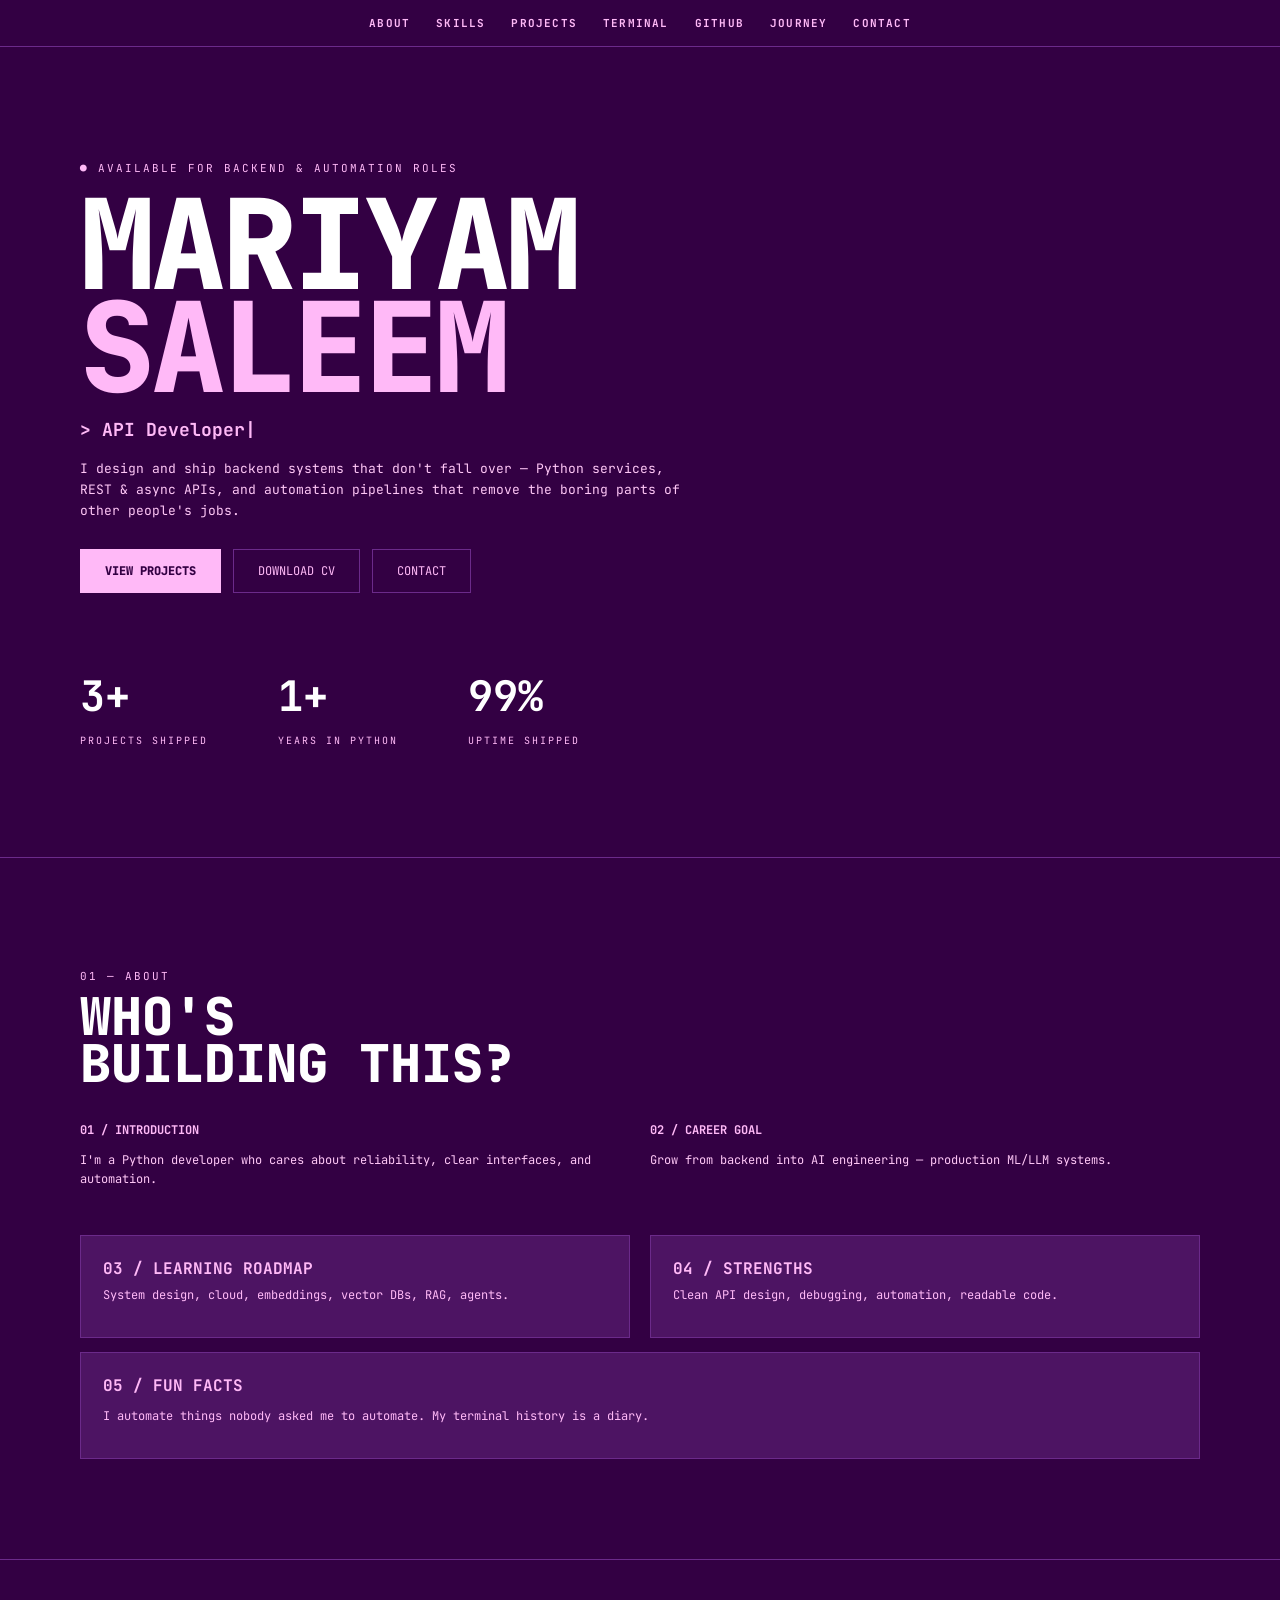
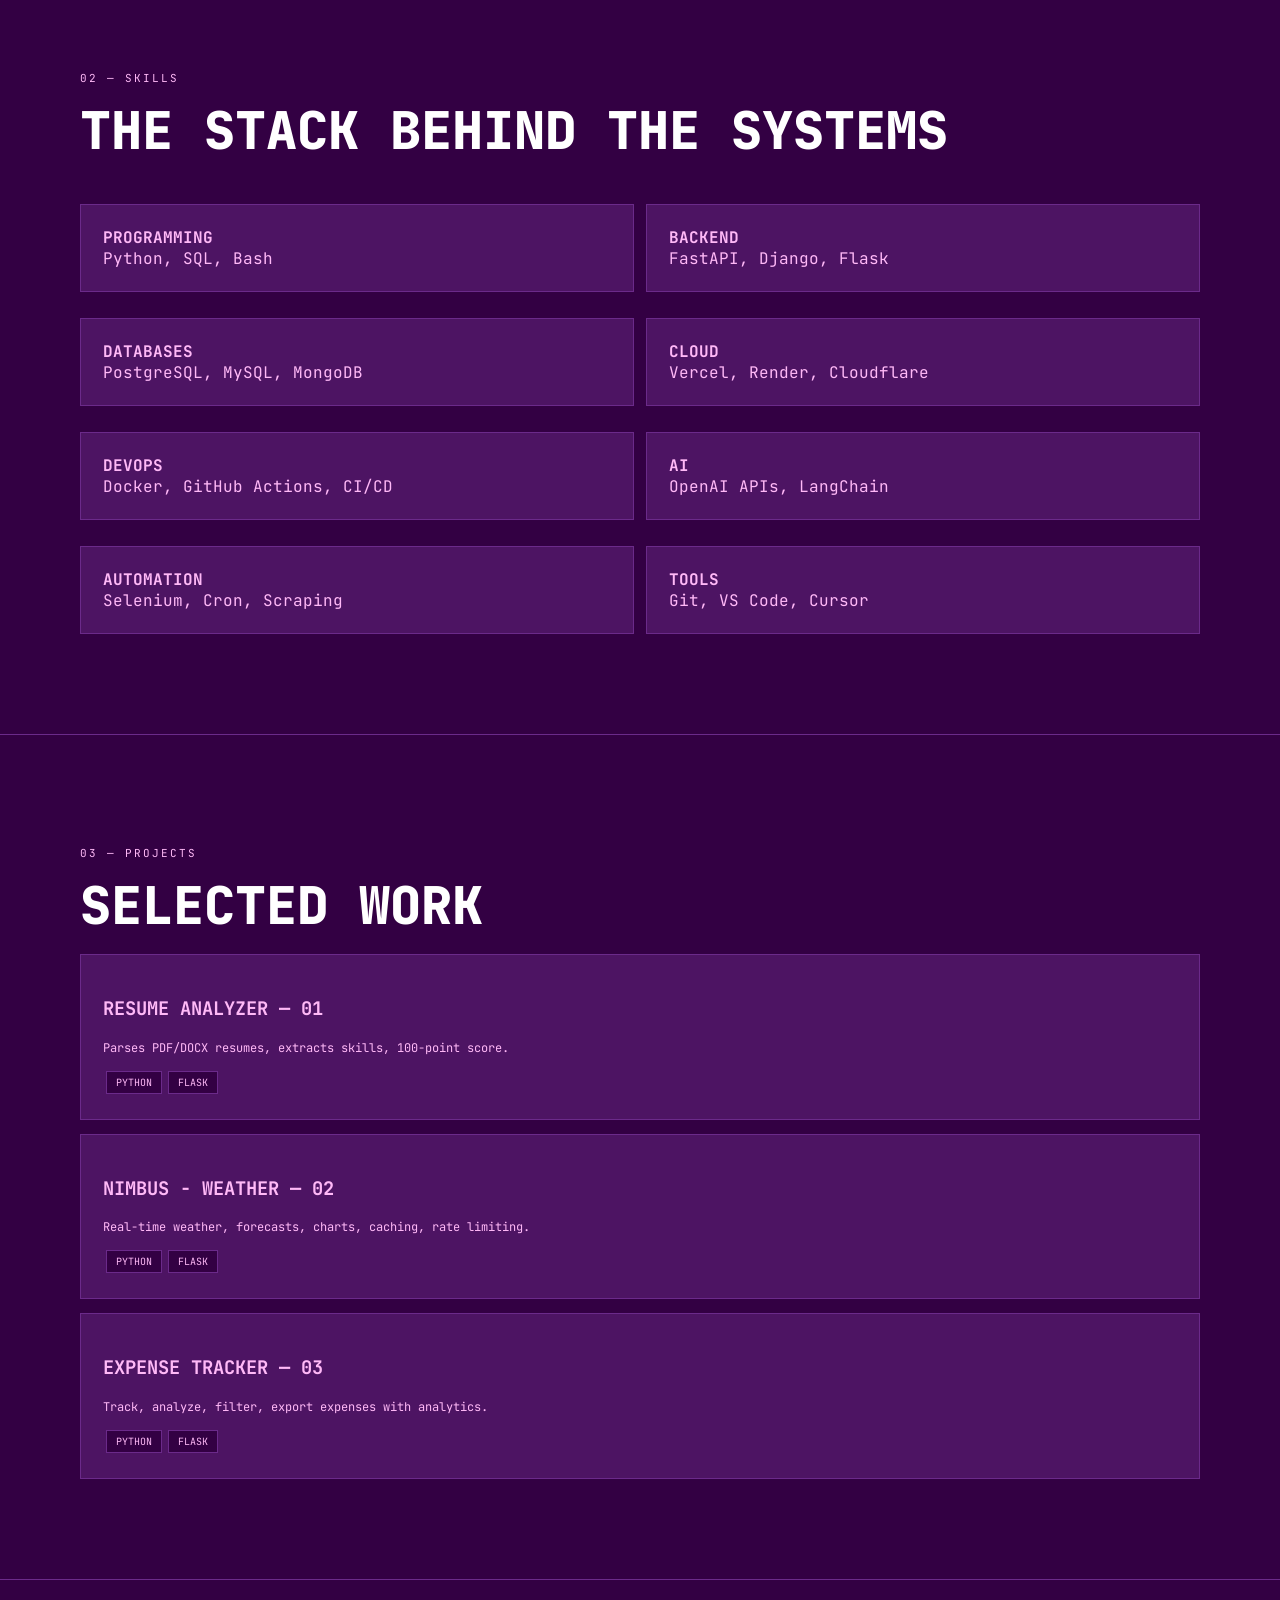
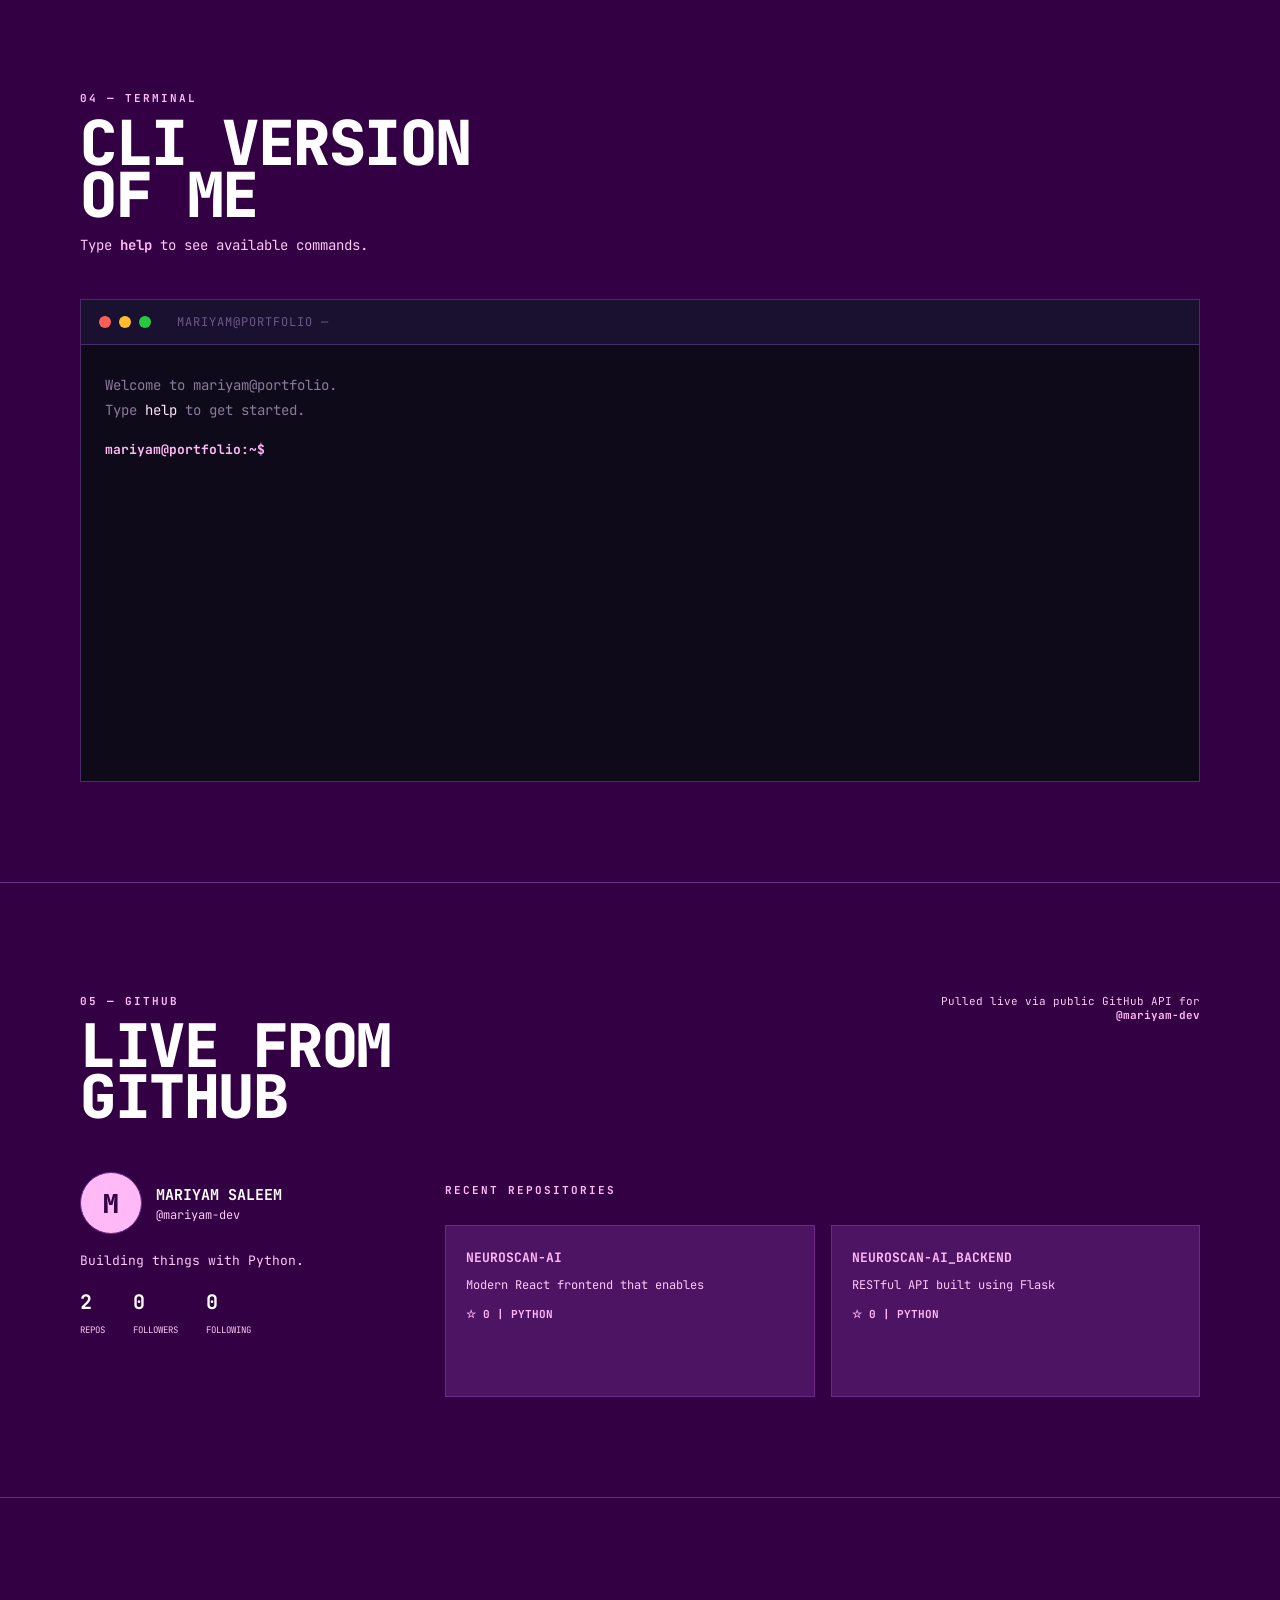
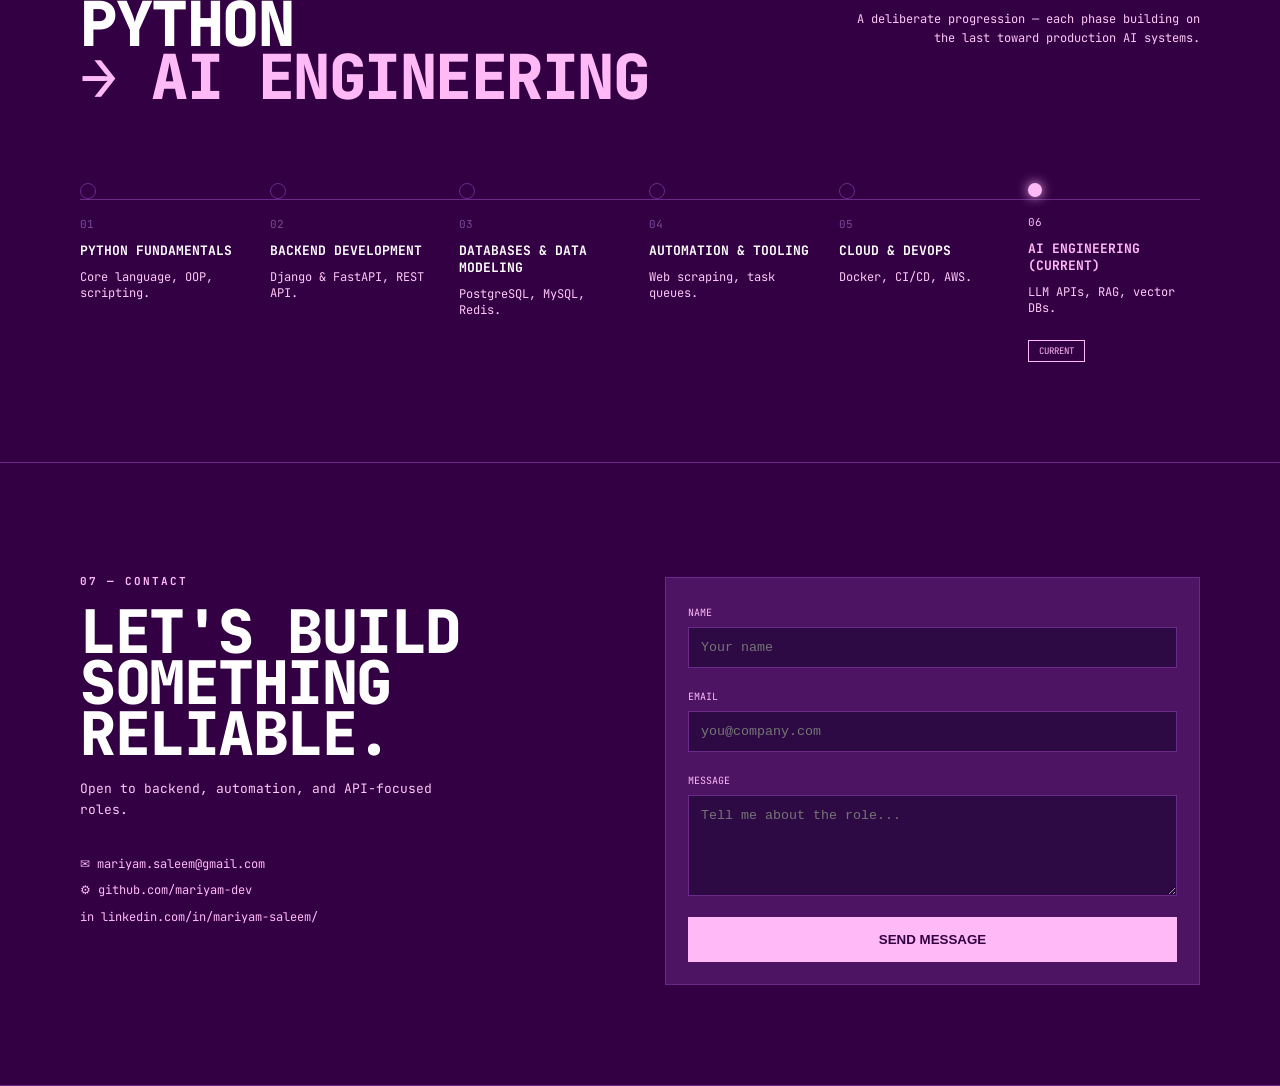
<file: templates/index.html>
<!DOCTYPE html>
<html>
<head>
<title>MARIYAM SALEEM — Portfolio</title>
<title>MARIYAM SALEEM - Portfolio</title>
<meta property="og:title" content="MARIYAM SALEEM - Portfolio" />
<meta property="og:description" content="My personal portfolio website made with Flask - Python Developer" />
<meta property="og:url" content="https://portfolio-mariyam-seven.vercel.app" />
<meta property="og:type" content="website" />
<meta name="viewport" content="width=device-width, initial-scale=1.0">
<meta name="viewport" content="width=device-width, initial-scale=1.0">
<link href="https://fonts.googleapis.com/css2?family=JetBrains+Mono:wght@400;700&display=swap" rel="stylesheet">
<style>
html{scroll-behavior:smooth}
body{margin:0;background:#330043;color:#FFB9F7;font-family:'JetBrains Mono', Consolas, monospace;}
section{padding:100px 0;border-bottom:1px solid #6B2A8A;background:#330043}
.container{max-width:1120px;margin:0 auto;padding:0 28px}
.card{background:#4D1463;border:1px solid #6B2A8A;padding:22px;margin-top:14px}
.tag{border:1px solid #6B2A8A;background:#330043;color:#FFB9F7;padding:4px 9px;font-size:10px;margin:3px;display:inline-block}
.btn{background:#FFB9F7;color:#330043;padding:13px 24px;text-decoration:none;font-weight:900;font-size:12px;display:inline-block;border:1px solid #FFB9F7}
.btn-outline{border:1px solid #6B2A8A;color:#FFB9F7;padding:13px 24px;text-decoration:none;font-size:12px;display:inline-block}
input,textarea{width:100%;background:#2E0A45;border:1px solid #6B2A8A;color:#FFB9F7;padding:12px;margin:6px 0 16px 0;box-sizing:border-box;font-family:Consolas, monospace}
.navbar a:hover{color:#fff !important}
@keyframes blink{0%,50%{opacity:1}51%,100%{opacity:0}}
</style>
</head>
<body>

<!-- NAVBAR - CENTERED -->
<div class="navbar" style="position:fixed;top:0;width:100%;background:#330043;z-index:1000;padding:16px 0;display:flex;justify-content:center;gap:26px;border-bottom:1px solid #6B2A8A;">
<a href="#about" style="color:#FFB9F7;text-decoration:none;font-size:11px;font-weight:700;letter-spacing:1.2px;">ABOUT</a>
<a href="#stack" style="color:#FFB9F7;text-decoration:none;font-size:11px;font-weight:700;letter-spacing:1.2px;">SKILLS</a>
<a href="#projects" style="color:#FFB9F7;text-decoration:none;font-size:11px;font-weight:700;letter-spacing:1.2px;">PROJECTS</a>
<a href="#terminal-sec" style="color:#FFB9F7;text-decoration:none;font-size:11px;font-weight:700;letter-spacing:1.2px;">TERMINAL</a>
<a href="#github" style="color:#FFB9F7;text-decoration:none;font-size:11px;font-weight:700;letter-spacing:1.2px;">GITHUB</a>
<a href="#journey" style="color:#FFB9F7;text-decoration:none;font-size:11px;font-weight:700;letter-spacing:1.2px;">JOURNEY</a>
<a href="#contact" style="color:#FFB9F7;text-decoration:none;font-size:11px;font-weight:700;letter-spacing:1.2px;">CONTACT</a>
</div>

<!-- HERO - MARIYAM BARA + 1+ -->
<section style="padding-top:150px;"><div class="container">
<p style="font-size:11px;letter-spacing:2px;color:#FFB9F7;">● AVAILABLE FOR BACKEND & AUTOMATION ROLES</p>
<h1 style="font-size:125px;font-weight:900;line-height:0.82;color:#fff;letter-spacing:-4px;margin:18px 0;text-transform:uppercase;">MARIYAM<br><span style="color:#FFB9F7;">SALEEM</span></h1>
<p style="font-size:18px;font-weight:700;color:#FFB9F7;margin-top:20px;">> <span id="typing-text"></span><span style="animation:blink 1s infinite;">|</span></p>
<p style="font-size:13px;color:#FFC7F7;max-width:620px;line-height:1.6;margin-top:14px;">I design and ship backend systems that don't fall over — Python services, REST & async APIs, and automation pipelines that remove the boring parts of other people's jobs.</p>
<div style="margin-top:28px;display:flex;gap:12px;flex-wrap:wrap;"><a href="#projects" class="btn">VIEW PROJECTS</a><a class="btn-outline">DOWNLOAD CV</a><a href="#contact" class="btn-outline">CONTACT</a></div>
<div style="display:flex;gap:70px;margin-top:75px;">
<div><h2 style="font-size:42px;margin:0;color:#fff;">3+</h2><p style="font-size:10px;letter-spacing:2px;">PROJECTS SHIPPED</p></div>
<div><h2 style="font-size:42px;margin:0;color:#fff;">1+</h2><p style="font-size:10px;letter-spacing:2px;">YEARS IN PYTHON</p></div>
<div><h2 style="font-size:42px;margin:0;color:#fff;">99%</h2><p style="font-size:10px;letter-spacing:2px;">UPTIME SHIPPED</p></div>
</div>
</div></section>

<!-- ABOUT -->
<section id="about"><div class="container"><p style="font-size:11px;color:#FFB9F7;letter-spacing:2px;">01 — ABOUT</p><h2 style="font-size:52px;font-weight:900;color:#fff;line-height:0.9;margin:10px 0;">WHO'S<br>BUILDING THIS?</h2>
<div style="display:grid;grid-template-columns:1fr 1fr;gap:20px;margin-top:30px;">
<div><b style="font-size:12px;color:#FFB9F7;">01 / INTRODUCTION</b><p style="font-size:12px;color:#FFC7F7;line-height:1.6;">I'm a Python developer who cares about reliability, clear interfaces, and automation.</p></div>
<div><b style="font-size:12px;color:#FFB9F7;">02 / CAREER GOAL</b><p style="font-size:12px;color:#FFC7F7;line-height:1.6;">Grow from backend into AI engineering — production ML/LLM systems.</p></div>
<div class="card"><b>03 / LEARNING ROADMAP</b><p style="font-size:12px;margin-top:8px;">System design, cloud, embeddings, vector DBs, RAG, agents.</p></div>
<div class="card"><b>04 / STRENGTHS</b><p style="font-size:12px;margin-top:8px;">Clean API design, debugging, automation, readable code.</p></div>
</div><div class="card"><b>05 / FUN FACTS</b><p style="font-size:12px;">I automate things nobody asked me to automate. My terminal history is a diary.</p></div></div></section>

<!-- STACK -->
<section id="stack"><div class="container"><p style="font-size:11px;color:#FFB9F7;letter-spacing:2px;">02 — SKILLS</p><h2 style="font-size:52px;font-weight:900;color:#fff;margin:10px 0;">THE STACK BEHIND THE SYSTEMS</h2>
<div style="display:grid;grid-template-columns:1fr 1fr;gap:12px;margin-top:25px;">
<div class="card"><b>PROGRAMMING</b><br>Python, SQL, Bash</div><div class="card"><b>BACKEND</b><br>FastAPI, Django, Flask</div><div class="card"><b>DATABASES</b><br>PostgreSQL, MySQL, MongoDB</div><div class="card"><b>CLOUD</b><br>Vercel, Render, Cloudflare</div><div class="card"><b>DEVOPS</b><br>Docker, GitHub Actions, CI/CD</div><div class="card"><b>AI</b><br>OpenAI APIs, LangChain</div><div class="card"><b>AUTOMATION</b><br>Selenium, Cron, Scraping</div><div class="card"><b>TOOLS</b><br>Git, VS Code, Cursor</div>
</div></div></section>

<!-- PROJECTS -->
<section id="projects"><div class="container"><p style="font-size:11px;color:#FFB9F7;letter-spacing:2px;">03 — PROJECTS</p><h2 style="font-size:52px;font-weight:900;color:#fff;margin:10px 0;">SELECTED WORK</h2>
<div class="card"><h3 style="color:#FFB9F7;">RESUME ANALYZER — 01</h3><p style="font-size:12px;">Parses PDF/DOCX resumes, extracts skills, 100-point score.</p><span class="tag">PYTHON</span><span class="tag">FLASK</span></div>
<div class="card"><h3 style="color:#FFB9F7;">NIMBUS - WEATHER — 02</h3><p style="font-size:12px;">Real-time weather, forecasts, charts, caching, rate limiting.</p><span class="tag">PYTHON</span><span class="tag">FLASK</span></div>
<div class="card"><h3 style="color:#FFB9F7;">EXPENSE TRACKER — 03</h3><p style="font-size:12px;">Track, analyze, filter, export expenses with analytics.</p><span class="tag">PYTHON</span><span class="tag">FLASK</span></div>
</div></section>

<!-- TERMINAL - HASSAN JESA WITH DOTS -->
<section id="terminal-sec"><div class="container">
<p style="font-size:11px;color:#FFB9F7;letter-spacing:2px;font-weight:700;">04 — TERMINAL</p>
<h2 style="font-size:62px;font-weight:900;line-height:0.85;color:#FFFFFF;letter-spacing:-1.5px;text-transform:uppercase;margin:12px 0 10px 0;">CLI VERSION<br>OF ME</h2>
<p style="font-size:14px;color:#FFC7F7;">Type <span style="color:#FFB9F7;font-weight:700;">help</span> to see available commands.</p>
<div style="background:#0F0A1A;border:1px solid #4A2A6A;margin-top:45px;">
<div style="background:#1A1030;border-bottom:1px solid #4A2A6A;padding:14px 18px;display:flex;align-items:center;gap:10px;">
<div style="display:flex;gap:8px;"><div style="width:12px;height:12px;border-radius:50%;background:#FF5F56;"></div><div style="width:12px;height:12px;border-radius:50%;background:#FFBD2E;"></div><div style="width:12px;height:12px;border-radius:50%;background:#27C93F;"></div></div>
<span style="margin-left:16px;font-size:12px;color:#6B5A8A;letter-spacing:1px;">MARIYAM@PORTFOLIO —</span>
</div>
<div style="padding:28px 24px;min-height:380px;">
<div style="font-size:14px;color:#8A7A9A;line-height:1.8;">Welcome to mariyam@portfolio.<br>Type <span style="color:#FFE6FA;">help</span> to get started.</div>
<div id="term-output" style="margin-top:16px;font-size:13px;color:#FFC7F7;line-height:1.7;"></div>
<div style="display:flex;margin-top:18px;"><span style="color:#FFB9F7;font-size:13px;font-weight:700;">mariyam@portfolio:~$</span><input id="term-input" style="border:none;background:transparent;margin-left:10px;color:#FFB9F7;width:70%;font-size:13px;outline:none;"></div>
</div>
</div>
</div></section>

<!-- GITHUB - NO PHOTO, BOLD -->
<section id="github"><div class="container">
<div style="display:flex;justify-content:space-between;flex-wrap:wrap;">
<div><p style="font-size:11px;color:#FFB9F7;letter-spacing:2px;font-weight:700;">05 — GITHUB</p><h2 style="font-size:60px;font-weight:900;line-height:0.85;color:#fff;letter-spacing:-1.5px;margin:12px 0 0 0;">LIVE FROM<br>GITHUB</h2></div>
<p style="font-size:11px;color:#FFC7F7;text-align:right;">Pulled live via public GitHub API for<br><span style="color:#FFB9F7;font-weight:700;">@mariyam-dev</span></p>
</div>
<div style="display:grid;grid-template-columns:330px 1fr;gap:35px;margin-top:50px;">
<div>
<div style="display:flex;gap:14px;align-items:center;">
<div style="width:60px;height:60px;background:#FFB9F7;color:#330043;display:flex;align-items:center;justify-content:center;font-weight:900;font-size:26px;border:1px solid #6B2A8A;border-radius:50%;">M</div>
<div><b style="font-size:15px;color:#fff;">MARIYAM SALEEM</b><p style="margin:2px 0 0 0;font-size:12px;color:#FFC7F7;">@mariyam-dev</p></div>
</div>
<p style="font-size:13px;color:#FFC7F7;margin-top:18px;">Building things with Python.</p>
<div style="display:flex;gap:28px;margin-top:20px;"><div><b style="font-size:20px;color:#fff;">2</b><p style="font-size:9px;color:#FFC7F7;">REPOS</p></div><div><b style="font-size:20px;color:#fff;">0</b><p style="font-size:9px;color:#FFC7F7;">FOLLOWERS</p></div><div><b style="font-size:20px;color:#fff;">0</b><p style="font-size:9px;color:#FFC7F7;">FOLLOWING</p></div></div>
</div>
<div><p style="font-size:11px;color:#FFB9F7;letter-spacing:2px;font-weight:700;">RECENT REPOSITORIES</p><div style="display:grid;grid-template-columns:1fr 1fr;gap:16px;margin-top:14px;"><div class="card" style="padding:20px;min-height:130px;"><b style="font-size:13px;">NEUROSCAN-AI</b><p style="font-size:12px;color:#FFC7F7;margin-top:10px;">Modern React frontend that enables</p><p style="font-size:11px;color:#FFB9F7;margin-top:14px;font-weight:700;">☆ 0 | PYTHON</p></div><div class="card" style="padding:20px;min-height:130px;"><b style="font-size:13px;">NEUROSCAN-AI_BACKEND</b><p style="font-size:12px;color:#FFC7F7;margin-top:10px;">RESTful API built using Flask</p><p style="font-size:11px;color:#FFB9F7;margin-top:14px;font-weight:700;">☆ 0 | PYTHON</p></div></div></div>
</div>
</div></section>

<!-- JOURNEY - BARA -->
<section id="journey"><div class="container"><div style="display:flex;justify-content:space-between;flex-wrap:wrap;"><h2 style="font-size:62px;font-weight:900;color:#fff;line-height:0.85;margin:0;letter-spacing:-1.5px;">PYTHON<br><span style="color:#FFB9F7;">→ AI ENGINEERING</span></h2><p style="font-size:12px;max-width:360px;text-align:right;color:#FFC7F7;line-height:1.6;">A deliberate progression — each phase building on the last toward production AI systems.</p></div>
<div style="position:relative;margin-top:80px;"><div style="position:absolute;top:16px;left:0;width:100%;height:1px;background:#6B2A8A;"></div>
<div style="display:grid;grid-template-columns:repeat(6,1fr);gap:18px;position:relative;">
<div><div style="width:14px;height:14px;border-radius:50%;background:#330043;border:1.5px solid #6B2A8A;"></div><p style="font-size:11px;color:#7A4A9A;margin-top:18px;">01</p><b style="font-size:13px;color:#fff;display:block;margin-top:10px;">PYTHON FUNDAMENTALS</b><p style="font-size:12px;color:#FFC7F7;margin-top:10px;">Core language, OOP, scripting.</p></div>
<div><div style="width:14px;height:14px;border-radius:50%;background:#330043;border:1.5px solid #6B2A8A;"></div><p style="font-size:11px;color:#7A4A9A;margin-top:18px;">02</p><b style="font-size:13px;color:#fff;display:block;margin-top:10px;">BACKEND DEVELOPMENT</b><p style="font-size:12px;color:#FFC7F7;margin-top:10px;">Django & FastAPI, REST API.</p></div>
<div><div style="width:14px;height:14px;border-radius:50%;background:#330043;border:1.5px solid #6B2A8A;"></div><p style="font-size:11px;color:#7A4A9A;margin-top:18px;">03</p><b style="font-size:13px;color:#fff;display:block;margin-top:10px;">DATABASES & DATA MODELING</b><p style="font-size:12px;color:#FFC7F7;margin-top:10px;">PostgreSQL, MySQL, Redis.</p></div>
<div><div style="width:14px;height:14px;border-radius:50%;background:#330043;border:1.5px solid #6B2A8A;"></div><p style="font-size:11px;color:#7A4A9A;margin-top:18px;">04</p><b style="font-size:13px;color:#fff;display:block;margin-top:10px;">AUTOMATION & TOOLING</b><p style="font-size:12px;color:#FFC7F7;margin-top:10px;">Web scraping, task queues.</p></div>
<div><div style="width:14px;height:14px;border-radius:50%;background:#330043;border:1.5px solid #6B2A8A;"></div><p style="font-size:11px;color:#7A4A9A;margin-top:18px;">05</p><b style="font-size:13px;color:#fff;display:block;margin-top:10px;">CLOUD & DEVOPS</b><p style="font-size:12px;color:#FFC7F7;margin-top:10px;">Docker, CI/CD, AWS.</p></div>
<div><div style="width:14px;height:14px;border-radius:50%;background:#FFB9F7;box-shadow:0 0 12px #FFB9F7;"></div><p style="font-size:11px;color:#FFB9F7;margin-top:18px;">06</p><b style="font-size:13px;color:#FFB9F7;display:block;margin-top:10px;">AI ENGINEERING (CURRENT)</b><p style="font-size:12px;color:#FFC7F7;margin-top:10px;">LLM APIs, RAG, vector DBs.</p><span style="border:1px solid #FFB9F7;color:#FFB9F7;font-size:9px;padding:4px 10px;margin-top:12px;display:inline-block;">CURRENT</span></div>
</div></div></div></section>

<!-- CONTACT - BOLD -->
<section id="contact"><div class="container" style="display:grid;grid-template-columns:1fr 1fr;gap:50px;">
<div><p style="font-size:11px;color:#FFB9F7;letter-spacing:2px;font-weight:700;">07 — CONTACT</p><h2 style="font-size:60px;font-weight:900;line-height:0.85;color:#fff;letter-spacing:-1.5px;margin:18px 0;">LET'S BUILD<br>SOMETHING<br>RELIABLE.</h2><p style="font-size:13px;color:#FFC7F7;max-width:360px;line-height:1.6;margin-top:20px;">Open to backend, automation, and API-focused roles.</p><div style="margin-top:30px;font-size:12px;line-height:2.2;"><div>✉ mariyam.saleem@gmail.com</div><div>⚙ github.com/mariyam-dev</div><div>in linkedin.com/in/mariyam-saleem/</div></div></div>
<div class="card"><form method="POST" action="/contact"><label style="font-size:10px;">NAME</label><input name="name" placeholder="Your name" required><label style="font-size:10px;">EMAIL</label><input name="email" type="email" placeholder="you@company.com" required><label style="font-size:10px;">MESSAGE</label><textarea name="message" rows="5" placeholder="Tell me about the role..." required></textarea><button type="submit" style="width:100%;background:#FFB9F7;color:#330043;border:none;padding:15px;font-weight:900;cursor:pointer;">SEND MESSAGE</button></form></div>
</div></section>

<script>
const roles=["API Developer","Automation Enthusiast","Future AI Engineer","Python Developer"];let ri=0,ci=0,del=false;const te=document.getElementById('typing-text');function type(){const cur=roles[ri];if(del){te.textContent=cur.substring(0,ci-1);ci--;}else{te.textContent=cur.substring(0,ci+1);ci++;}let s=del?50:100;if(!del&&ci===cur.length){s=1500;del=true;}else if(del&&ci===0){del=false;ri=(ri+1)%roles.length;s=500;}setTimeout(type,s);}type();
const termInput=document.getElementById('term-input');const termOutput=document.getElementById('term-output');if(termInput){termInput.addEventListener('keydown',function(e){if(e.key==='Enter'){const cmd=this.value.trim().toLowerCase();let res='';if(cmd==='help')res='Commands: help, about, skills, projects, clear';else if(cmd==='about')res="I'm Mariyam Saleem, Python Developer";else if(cmd==='skills')res='Python, FastAPI, Django, PostgreSQL, Docker';else if(cmd==='projects')res='Resume Analyzer, Nimbus Weather, Expense Tracker';else if(cmd==='clear'){termOutput.innerHTML='';this.value='';return;}else res=`Command not found: ${cmd}`;termOutput.innerHTML+=`<div><span style="color:#FFB9F7;">mariyam@portfolio:~$</span> ${cmd}</div><div style="color:#FFC7F7;margin-bottom:8px;">${res}</div>`;this.value='';}});}
</script>
</body>
</html>
</file>
